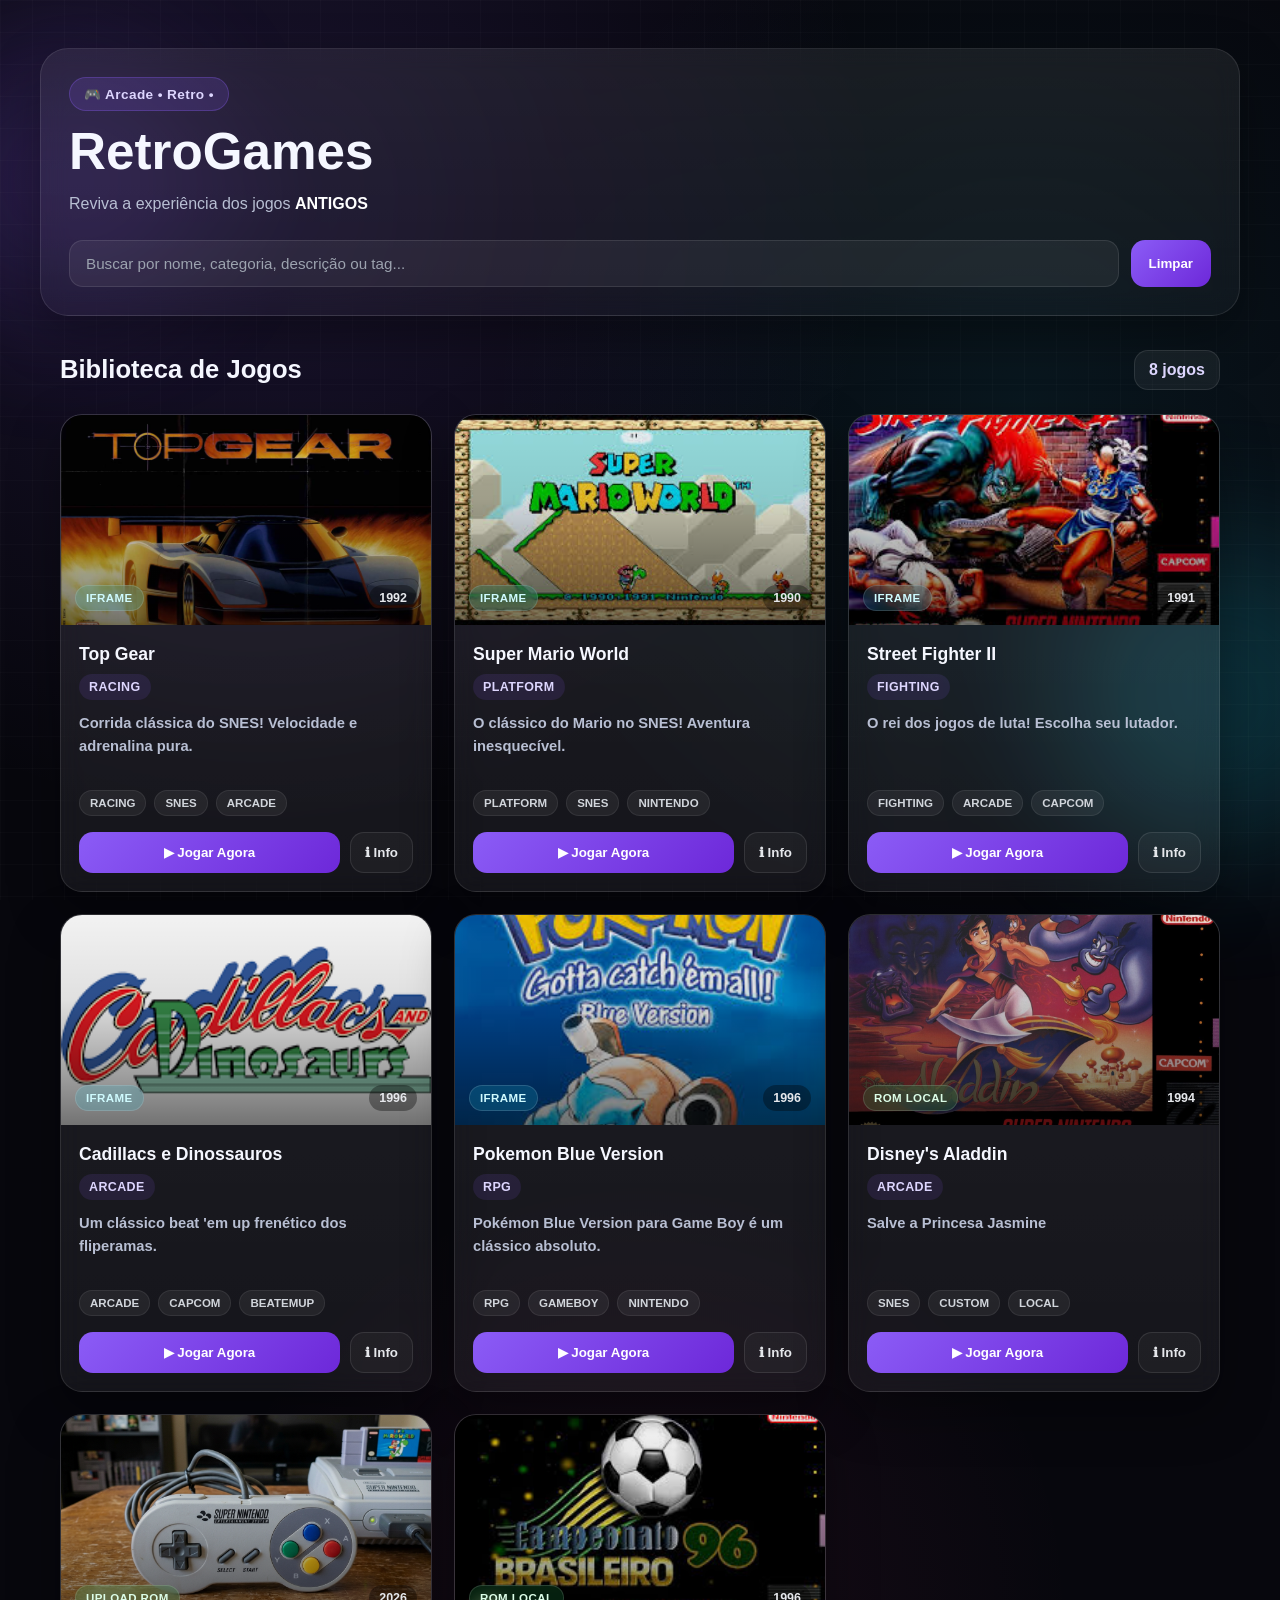
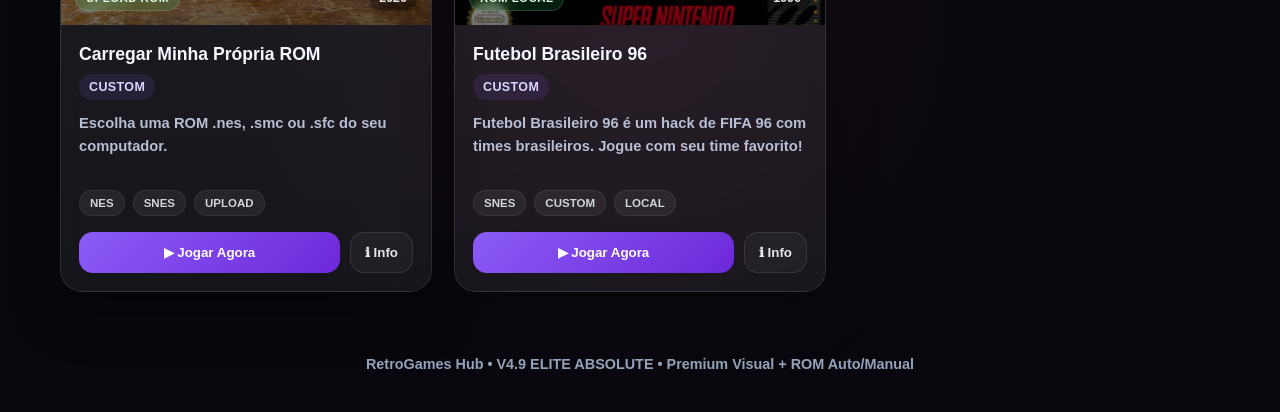
<file: index.html>
<!DOCTYPE html>
<html lang="pt-BR">
<head>
  <meta charset="UTF-8" />
  <meta name="viewport" content="width=device-width, initial-scale=1.0" />
  <title>RetroGames</title>
  <link rel="stylesheet" href="style.css" />
</head>
<body>
  <div class="bg-orb orb-1"></div>
  <div class="bg-orb orb-2"></div>
  <div class="bg-grid"></div>

  <header class="hero">
    <div class="hero-content">
      <span class="hero-badge">🎮 Arcade • Retro •</span>
      <h1>RetroGames</h1>
      <p>
        Reviva a experiência dos jogos <strong>ANTIGOS
      </p>

      <div class="hero-actions">
        <input
          type="text"
          id="searchInput"
          placeholder="Buscar por nome, categoria, descrição ou tag..."
          class="search-input"
        />
        <button
          class="clear-btn"
          onclick="document.getElementById('searchInput').value=''; renderGames();"
        >
          Limpar
        </button>
      </div>
    </div>
  </header>

  <main class="main-content">
    <section class="section-header">
      <div>
        <h2>Biblioteca de Jogos</h2>
      </div>
      <div class="library-stats">
        <span id="gameCount">0 jogos</span>
      </div>
    </section>

    <section class="games-section">
      <div id="gamesGrid" class="games-grid"></div>
    </section>
  </main>

  <footer class="site-footer">
    <p>RetroGames Hub • V4.9 ELITE ABSOLUTE • Premium Visual + ROM Auto/Manual</p>
  </footer>

  <script src="script.js"></script>
</body>
</html>
</file>
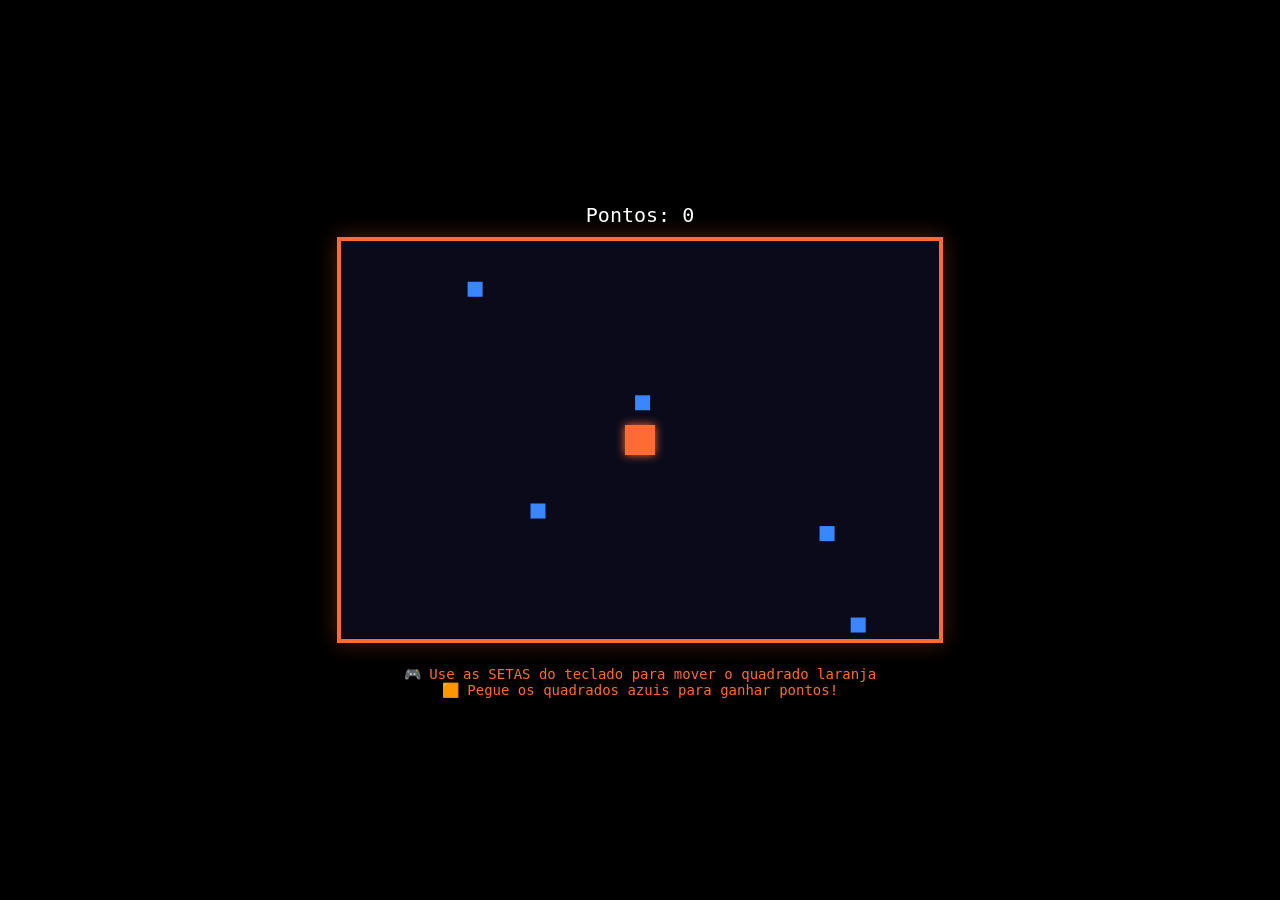
<file: games/index.html>
<!DOCTYPE html>
<html lang="pt-br">
<head>
    <meta charset="UTF-8">
    <title>Jogo Exemplo - RetroArcade</title>
    <style>
        * {
            margin: 0;
            padding: 0;
            box-sizing: border-box;
        }
        
        body {
            background: #000;
            display: flex;
            justify-content: center;
            align-items: center;
            min-height: 100vh;
            font-family: monospace;
        }
        
        .game-wrapper {
            text-align: center;
        }
        
        canvas {
            border: 3px solid #ff6b35;
            background: #0a0a1a;
            box-shadow: 0 0 20px rgba(255, 107, 53, 0.3);
        }
        
        .controls {
            color: #ff6b35;
            margin-top: 20px;
            font-size: 14px;
        }
        
        .score {
            color: #fff;
            font-size: 20px;
            margin-bottom: 10px;
        }
    </style>
</head>
<body>
    <div class="game-wrapper">
        <div class="score">Pontos: <span id="score">0</span></div>
        <canvas id="gameCanvas" width="600" height="400"></canvas>
        <div class="controls">
            🎮 Use as SETAS do teclado para mover o quadrado laranja<br>
            🟧 Pegue os quadrados azuis para ganhar pontos!
        </div>
    </div>

    <script>
        const canvas = document.getElementById('gameCanvas');
        const ctx = canvas.getContext('2d');
        
        // Player
        let player = {
            x: canvas.width / 2 - 15,
            y: canvas.height / 2 - 15,
            width: 30,
            height: 30,
            speed: 5
        };
        
        // Itens para coletar
        let items = [];
        let score = 0;
        
        // Teclas pressionadas
        const keys = {
            ArrowUp: false,
            ArrowDown: false,
            ArrowLeft: false,
            ArrowRight: false
        };
        
        // Criar itens iniciais
        for(let i = 0; i < 5; i++) {
            spawnItem();
        }
        
        function spawnItem() {
            items.push({
                x: Math.random() * (canvas.width - 20),
                y: Math.random() * (canvas.height - 20),
                width: 15,
                height: 15
            });
        }
        
        // Eventos de teclado
        document.addEventListener('keydown', (e) => {
            if(keys.hasOwnProperty(e.key)) {
                keys[e.key] = true;
            }
        });
        
        document.addEventListener('keyup', (e) => {
            if(keys.hasOwnProperty(e.key)) {
                keys[e.key] = false;
            }
        });
        
        // Movimentação
        function movePlayer() {
            if(keys.ArrowUp && player.y > 0) player.y -= player.speed;
            if(keys.ArrowDown && player.y + player.height < canvas.height) player.y += player.speed;
            if(keys.ArrowLeft && player.x > 0) player.x -= player.speed;
            if(keys.ArrowRight && player.x + player.width < canvas.width) player.x += player.speed;
        }
        
        // Colisão com itens
        function checkCollisions() {
            for(let i = 0; i < items.length; i++) {
                const item = items[i];
                if(player.x < item.x + item.width &&
                   player.x + player.width > item.x &&
                   player.y < item.y + item.height &&
                   player.y + player.height > item.y) {
                    items.splice(i, 1);
                    score++;
                    document.getElementById('score').textContent = score;
                    spawnItem();
                    break;
                }
            }
        }
        
        // Desenhar
        function draw() {
            // Limpar tela
            ctx.fillStyle = '#0a0a1a';
            ctx.fillRect(0, 0, canvas.width, canvas.height);
            
            // Desenhar borda
            ctx.strokeStyle = '#ff6b35';
            ctx.lineWidth = 2;
            ctx.strokeRect(0, 0, canvas.width, canvas.height);
            
            // Desenhar player
            ctx.fillStyle = '#ff6b35';
            ctx.fillRect(player.x, player.y, player.width, player.height);
            
            // Efeito glow no player
            ctx.shadowBlur = 10;
            ctx.shadowColor = '#ff6b35';
            ctx.fillRect(player.x, player.y, player.width, player.height);
            ctx.shadowBlur = 0;
            
            // Desenhar itens
            ctx.fillStyle = '#3a86ff';
            for(const item of items) {
                ctx.fillRect(item.x, item.y, item.width, item.height);
            }
        }
        
        // Loop do jogo
        function gameLoop() {
            movePlayer();
            checkCollisions();
            draw();
            requestAnimationFrame(gameLoop);
        }
        
        gameLoop();
    </script>
</body>
</html>
</file>
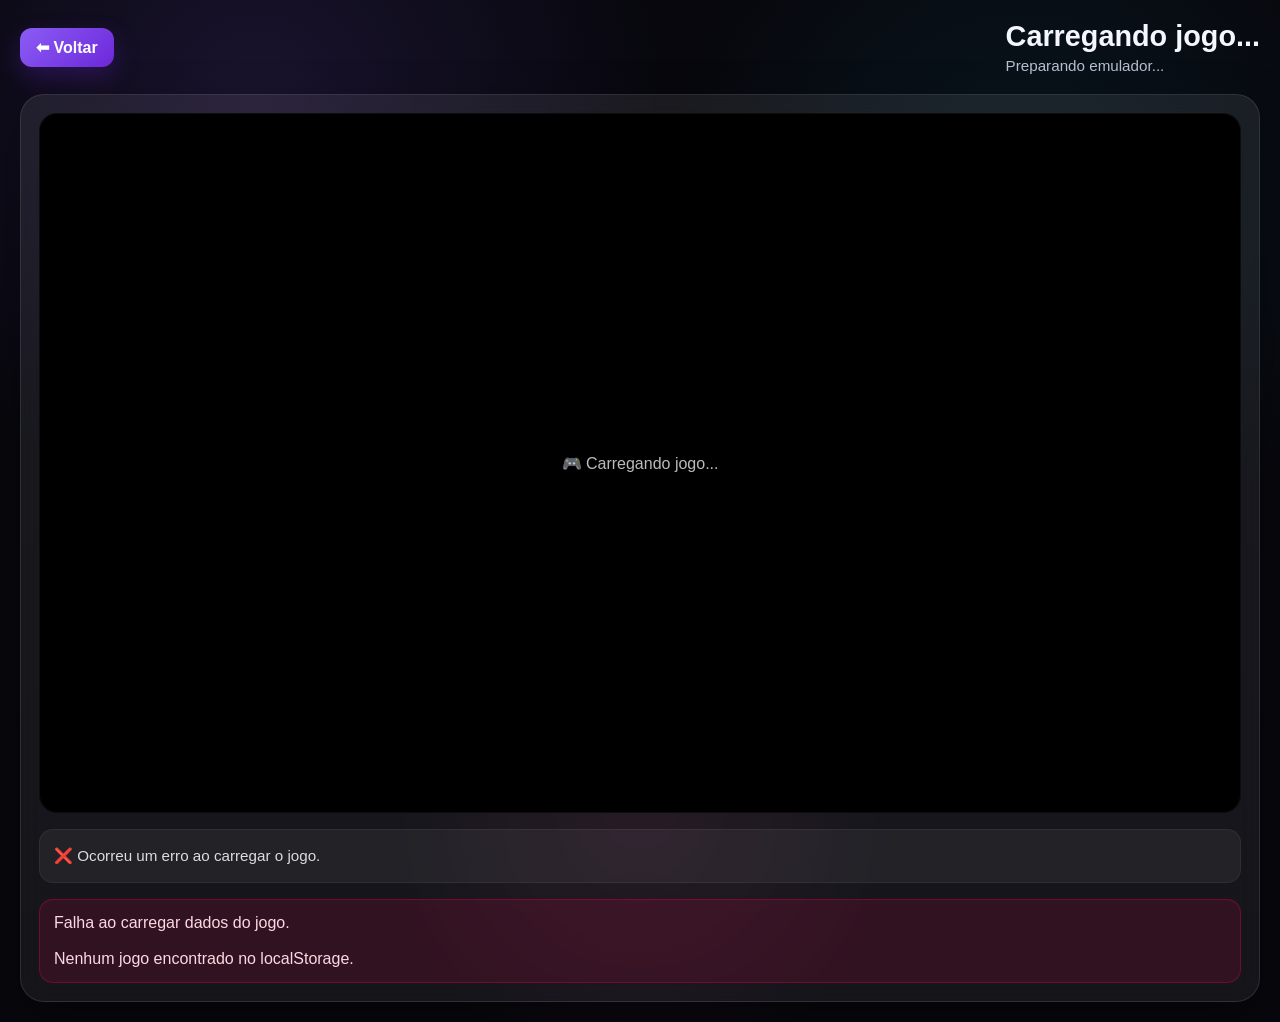
<file: game.html>
<!DOCTYPE html>
<html lang="pt-BR">
<head>
  <meta charset="UTF-8" />
  <meta name="viewport" content="width=device-width, initial-scale=1.0" />
  <title>RetroGames Hub - Jogar</title>
  <style>
    :root {
      --bg: #07070d;
      --panel: rgba(255,255,255,0.06);
      --panel-strong: rgba(255,255,255,0.08);
      --line: rgba(255,255,255,0.1);
      --text: #f5f7ff;
      --muted: #b8bfd3;
      --purple: #8b5cf6;
      --purple-2: #6d28d9;
      --green: #22c55e;
      --green-2: #16a34a;
      --red-bg: rgba(255, 0, 80, 0.12);
      --red-line: rgba(255, 0, 80, 0.3);
      --shadow: 0 20px 50px rgba(0, 0, 0, 0.35);
    }

    * {
      box-sizing: border-box;
      margin: 0;
      padding: 0;
    }

    body {
      font-family: "Segoe UI", Tahoma, Geneva, Verdana, sans-serif;
      background:
        radial-gradient(circle at 20% 10%, rgba(139, 92, 246, 0.14), transparent 30%),
        radial-gradient(circle at 80% 20%, rgba(34, 211, 238, 0.08), transparent 28%),
        radial-gradient(circle at 50% 80%, rgba(236, 72, 153, 0.08), transparent 25%),
        var(--bg);
      color: var(--text);
      min-height: 100vh;
      padding: 20px;
    }

    .container {
      max-width: 1250px;
      margin: 0 auto;
    }

    .topbar {
      display: flex;
      justify-content: space-between;
      align-items: center;
      gap: 12px;
      margin-bottom: 20px;
      flex-wrap: wrap;
    }

    .back-btn {
      background: linear-gradient(135deg, var(--purple), var(--purple-2));
      color: white;
      text-decoration: none;
      padding: 10px 16px;
      border-radius: 12px;
      font-weight: bold;
      transition: 0.2s;
      box-shadow: 0 10px 24px rgba(109, 40, 217, 0.28);
    }

    .back-btn:hover {
      transform: translateY(-2px);
    }

    .title-box h1 {
      font-size: 1.8rem;
      margin-bottom: 4px;
    }

    .title-box p {
      color: var(--muted);
      font-size: 0.95rem;
    }

    .player-shell {
      background: linear-gradient(180deg, var(--panel-strong), var(--panel));
      border: 1px solid var(--line);
      border-radius: 24px;
      padding: 18px;
      box-shadow: var(--shadow);
      backdrop-filter: blur(12px);
    }

    #gameContainer {
      width: 100%;
      min-height: 700px;
      border-radius: 18px;
      overflow: hidden;
      background: #000;
      display: flex;
      align-items: center;
      justify-content: center;
      position: relative;
      border: 1px solid rgba(255,255,255,0.05);
    }

    iframe {
      width: 100%;
      height: 700px;
      border: none;
      border-radius: 18px;
      background: #000;
    }

    #game {
      width: 100%;
      height: 700px;
    }

    .status-box {
      margin-top: 16px;
      padding: 14px;
      border-radius: 14px;
      background: rgba(255,255,255,0.05);
      font-size: 0.95rem;
      color: #ddd;
      line-height: 1.6;
      border: 1px solid rgba(255,255,255,0.06);
    }

    .error-box {
      margin-top: 16px;
      padding: 14px;
      border-radius: 14px;
      background: var(--red-bg);
      border: 1px solid var(--red-line);
      color: #ffd7e3;
      display: none;
      white-space: pre-wrap;
    }

    .loading {
      color: #bbb;
      font-size: 1rem;
      text-align: center;
      padding: 20px;
    }

    .file-picker {
      margin-top: 16px;
      padding: 16px;
      border-radius: 14px;
      background: rgba(255,255,255,0.05);
      border: 1px dashed rgba(255,255,255,0.15);
    }

    .file-picker input {
      display: block;
      margin-top: 10px;
      color: white;
    }

    .launch-btn {
      margin-top: 12px;
      background: linear-gradient(135deg, var(--green), var(--green-2));
      color: #08120d;
      border: none;
      padding: 10px 16px;
      border-radius: 12px;
      font-weight: bold;
      cursor: pointer;
    }

    .launch-btn:hover {
      filter: brightness(1.05);
    }

    code {
      background: rgba(255,255,255,0.08);
      padding: 2px 6px;
      border-radius: 6px;
    }

    @media (max-width: 768px) {
      #gameContainer, iframe, #game {
        min-height: 430px;
        height: 430px;
      }

      .title-box h1 {
        font-size: 1.4rem;
      }
    }
  </style>
</head>
<body>
  <div class="container">
    <div class="topbar">
      <a href="index.html" class="back-btn">⬅ Voltar</a>
      <div class="title-box">
        <h1 id="gameTitle">Carregando jogo...</h1>
        <p id="gameMeta">Preparando emulador...</p>
      </div>
    </div>

    <div class="player-shell">
      <div id="gameContainer">
        <div class="loading">🎮 Carregando jogo...</div>
      </div>

      <div class="status-box" id="statusBox">
        Inicializando...
      </div>

      <div class="error-box" id="errorBox"></div>
      <div id="extraControls"></div>
    </div>
  </div>

  <script>
    const gameTitle = document.getElementById("gameTitle");
    const gameMeta = document.getElementById("gameMeta");
    const gameContainer = document.getElementById("gameContainer");
    const statusBox = document.getElementById("statusBox");
    const errorBox = document.getElementById("errorBox");
    const extraControls = document.getElementById("extraControls");

    function setStatus(msg) {
      console.log("[STATUS]", msg);
      statusBox.innerHTML = msg;
    }

    function showError(msg) {
      console.error("[ERRO]", msg);
      errorBox.style.display = "block";
      errorBox.textContent = msg;
      setStatus("❌ Ocorreu um erro ao carregar o jogo.");
    }

    function detectSystemFromFile(fileName) {
      const lower = fileName.toLowerCase();

      if (lower.endsWith(".nes")) return "nes";
      if (lower.endsWith(".smc") || lower.endsWith(".sfc")) return "snes";

      return null;
    }

    function resetEJSGlobals() {
      window.EJS_player = undefined;
      window.EJS_core = undefined;
      window.EJS_gameUrl = undefined;
      window.EJS_pathtodata = undefined;
      window.EJS_startOnLoaded = undefined;
      window.EJS_gameID = undefined;
    }

    function loadEmulator(gameUrl, core, gameId) {
      resetEJSGlobals();

      setStatus(
        `🚀 Iniciando EmulatorJS...<br>` +
        `Core: <code>${core}</code><br>` +
        `Origem: <code>${String(gameUrl).substring(0, 140)}</code>`
      );

      gameContainer.innerHTML = `<div id="game"></div>`;

      window.EJS_player = "#game";
      window.EJS_core = core;
      window.EJS_gameUrl = gameUrl;
      window.EJS_pathtodata = "https://cdn.emulatorjs.org/stable/data/";
      window.EJS_startOnLoaded = true;
      window.EJS_gameID = gameId || "retro_game";

      const oldScript = document.getElementById("emulatorjs-loader");
      if (oldScript) oldScript.remove();

      const script = document.createElement("script");
      script.id = "emulatorjs-loader";
      script.src = "https://cdn.emulatorjs.org/stable/data/loader.js";

      script.onload = () => {
        setStatus(
          `✅ EmulatorJS carregado.<br>` +
          `Core: <code>${window.EJS_core}</code><br>` +
          `ROM: <code>${String(window.EJS_gameUrl).substring(0, 120)}</code><br>` +
          `GameID: <code>${window.EJS_gameID}</code>`
        );
      };

      script.onerror = () => {
        showError("Falha ao carregar loader.js do EmulatorJS.");
      };

      document.body.appendChild(script);
    }

    function initIframeGame(gameData) {
      if (!gameData.url) {
        showError("URL do iframe não encontrada.");
        return;
      }

      setStatus("🌐 Carregando jogo via iframe...");

      const iframe = document.createElement("iframe");
      iframe.src = gameData.url;
      iframe.allowFullscreen = true;

      iframe.onload = () => {
        setStatus("✅ Jogo iframe carregado com sucesso.");
      };

      iframe.onerror = () => {
        showError("Falha ao carregar o iframe.");
      };

      gameContainer.innerHTML = "";
      gameContainer.appendChild(iframe);
    }

    function initManualRom(gameData) {
      setStatus("📁 Selecione uma ROM local (.nes, .smc, .sfc)");

      gameContainer.innerHTML = `
        <div class="loading">
          🎮 Modo de ROM manual ativo
        </div>
      `;

      extraControls.innerHTML = `
        <div class="file-picker">
          <strong>Carregar sua própria ROM</strong>
          <p style="margin-top:8px; color:#ccc;">Selecione um arquivo .nes, .smc ou .sfc do seu computador.</p>
          <input type="file" id="romFileInput" accept=".nes,.smc,.sfc" />
          <button class="launch-btn" id="launchRomBtn">Iniciar ROM</button>
        </div>
      `;

      const fileInput = document.getElementById("romFileInput");
      const launchBtn = document.getElementById("launchRomBtn");

      launchBtn.addEventListener("click", () => {
        const file = fileInput.files[0];

        if (!file) {
          showError("Nenhum arquivo selecionado.");
          return;
        }

        const detectedSystem = detectSystemFromFile(file.name);

        if (!detectedSystem) {
          showError("Formato não suportado. Use .nes, .smc ou .sfc");
          return;
        }

        const romBlobUrl = URL.createObjectURL(file);
        const gameId = (gameData.id || gameData.title || "manual_rom")
          .toString()
          .replace(/\s+/g, "_")
          .toLowerCase();

        loadEmulator(romBlobUrl, detectedSystem, gameId);
      });
    }

    function initAutoRom(gameData) {
      if (!gameData.romPath) {
        showError("romPath não informado.");
        return;
      }

      if (!gameData.system || gameData.system === "auto") {
        showError("Para ROM automática, o campo 'system' precisa estar definido (ex: nes, snes).");
        return;
      }

      setStatus(`🧠 Validando ROM automática: <code>${gameData.romPath}</code>`);

      fetch(gameData.romPath, { method: "GET" })
        .then(response => {
          if (!response.ok) {
            throw new Error(`ROM não encontrada (${response.status}) em: ${gameData.romPath}`);
          }

          return response.blob();
        })
        .then(() => {
          const gameId = (gameData.id || gameData.title || "retro_game")
            .toString()
            .replace(/\s+/g, "_")
            .toLowerCase();

          setStatus(`✅ ROM localizada. Iniciando com core <code>${gameData.system}</code>...`);

          loadEmulator(gameData.romPath, gameData.system, gameId);
        })
        .catch(err => {
          showError(
            "Não foi possível acessar a ROM automática.\n\n" +
            err.message + "\n\n" +
            "Verifique:\n" +
            "- caminho do romPath\n" +
            "- nome exato do arquivo\n" +
            "- extensão real (.smc, .sfc, .nes)\n" +
            "- Live Server aberto na raiz do projeto"
          );
        });
    }

    // =========================
    // INÍCIO
    // =========================
    let gameData = null;

    try {
      const stored = localStorage.getItem("currentGame");
      if (!stored) {
        throw new Error("Nenhum jogo encontrado no localStorage.");
      }

      gameData = JSON.parse(stored);
      console.log("[GAME DATA]", gameData);
    } catch (err) {
      showError("Falha ao carregar dados do jogo.\n\n" + err.message);
      throw err;
    }

    gameTitle.textContent = gameData.title || "Jogo sem nome";
    gameMeta.textContent = `${gameData.category || "SEM CATEGORIA"} • ${gameData.year || "----"}`;

    if (gameData.type === "iframe") {
      initIframeGame(gameData);
    } else if (gameData.type === "rom") {
      if (gameData.allowFileSelect) {
        initManualRom(gameData);
      } else {
        initAutoRom(gameData);
      }
    } else {
      showError(`Tipo de jogo inválido: ${gameData.type}`);
    }
  </script>
</body>
</html>
</file>
<file: style.css>
:root {
  --bg: #07070d;
  --bg-soft: #10111d;
  --card: rgba(255, 255, 255, 0.06);
  --card-strong: rgba(255, 255, 255, 0.09);
  --line: rgba(255, 255, 255, 0.1);
  --text: #f5f7ff;
  --muted: #b8bfd3;
  --purple: #8b5cf6;
  --purple-2: #6d28d9;
  --cyan: #22d3ee;
  --green: #22c55e;
  --pink: #ec4899;
  --shadow: 0 20px 50px rgba(0, 0, 0, 0.35);
  --radius: 22px;
}

* {
  margin: 0;
  padding: 0;
  box-sizing: border-box;
}

html, body {
  min-height: 100%;
}

body {
  font-family: "Segoe UI", Tahoma, Geneva, Verdana, sans-serif;
  background:
    radial-gradient(circle at 20% 10%, rgba(139, 92, 246, 0.14), transparent 30%),
    radial-gradient(circle at 80% 20%, rgba(34, 211, 238, 0.08), transparent 28%),
    radial-gradient(circle at 50% 80%, rgba(236, 72, 153, 0.08), transparent 25%),
    var(--bg);
  color: var(--text);
  overflow-x: hidden;
  position: relative;
}

.bg-grid {
  position: fixed;
  inset: 0;
  background-image:
    linear-gradient(rgba(255,255,255,0.02) 1px, transparent 1px),
    linear-gradient(90deg, rgba(255,255,255,0.02) 1px, transparent 1px);
  background-size: 32px 32px;
  pointer-events: none;
  z-index: 0;
}

.bg-orb {
  position: fixed;
  border-radius: 50%;
  filter: blur(70px);
  opacity: 0.18;
  pointer-events: none;
  z-index: 0;
}

.orb-1 {
  width: 280px;
  height: 280px;
  background: var(--purple);
  top: 40px;
  left: -80px;
}

.orb-2 {
  width: 320px;
  height: 320px;
  background: var(--cyan);
  bottom: 40px;
  right: -100px;
}

.hero,
.main-content,
.site-footer {
  position: relative;
  z-index: 1;
}

.hero {
  padding: 48px 20px 24px;
}

.hero-content {
  max-width: 1200px;
  margin: 0 auto;
  padding: 28px;
  border: 1px solid var(--line);
  background: linear-gradient(180deg, rgba(255,255,255,0.07), rgba(255,255,255,0.03));
  backdrop-filter: blur(12px);
  border-radius: 28px;
  box-shadow: var(--shadow);
}

.hero-badge {
  display: inline-block;
  margin-bottom: 14px;
  padding: 8px 14px;
  border-radius: 999px;
  background: rgba(139, 92, 246, 0.16);
  border: 1px solid rgba(139, 92, 246, 0.3);
  color: #ddd6fe;
  font-size: 0.85rem;
  font-weight: 700;
  letter-spacing: 0.4px;
}

.hero h1 {
  font-size: clamp(2rem, 4vw, 4rem);
  line-height: 1.05;
  margin-bottom: 12px;
}

.hero p {
  color: var(--muted);
  font-size: 1rem;
  max-width: 760px;
  line-height: 1.6;
}

.hero strong {
  color: #ffffff;
}

.hero-actions {
  margin-top: 24px;
  display: flex;
  gap: 12px;
  flex-wrap: wrap;
}

.search-input {
  flex: 1;
  min-width: 260px;
  padding: 14px 16px;
  border-radius: 14px;
  border: 1px solid var(--line);
  background: rgba(255,255,255,0.06);
  color: var(--text);
  outline: none;
  font-size: 0.95rem;
  transition: 0.2s ease;
}

.search-input::placeholder {
  color: #9ca3af;
}

.search-input:focus {
  border-color: rgba(139, 92, 246, 0.5);
  box-shadow: 0 0 0 4px rgba(139, 92, 246, 0.12);
}

.clear-btn {
  padding: 14px 18px;
  border: none;
  border-radius: 14px;
  background: linear-gradient(135deg, var(--purple), var(--purple-2));
  color: white;
  font-weight: 700;
  cursor: pointer;
  transition: 0.25s ease;
}

.clear-btn:hover {
  transform: translateY(-2px);
  box-shadow: 0 10px 24px rgba(109, 40, 217, 0.35);
}

.main-content {
  max-width: 1200px;
  margin: 0 auto;
  padding: 10px 20px 40px;
}

.section-header {
  display: flex;
  justify-content: space-between;
  align-items: end;
  gap: 16px;
  margin-bottom: 24px;
  flex-wrap: wrap;
}

.section-header h2 {
  font-size: clamp(1.4rem, 2vw, 2rem);
  margin-bottom: 6px;
}

.section-header p {
  color: var(--muted);
  font-size: 0.95rem;
}

.section-header code {
  background: rgba(255,255,255,0.08);
  padding: 2px 6px;
  border-radius: 6px;
}

.library-stats {
  padding: 10px 14px;
  border-radius: 14px;
  background: rgba(255,255,255,0.06);
  border: 1px solid var(--line);
  color: #ddd6fe;
  font-weight: 700;
}

.games-grid {
  display: grid;
  grid-template-columns: repeat(auto-fit, minmax(280px, 1fr));
  gap: 22px;
}

.game-card {
  position: relative;
  overflow: hidden;
  border-radius: var(--radius);
  border: 1px solid var(--line);
  background: linear-gradient(180deg, var(--card-strong), var(--card));
  backdrop-filter: blur(12px);
  box-shadow: var(--shadow);
  transition: transform 0.28s ease, box-shadow 0.28s ease, border-color 0.28s ease;
}

.game-card:hover {
  transform: translateY(-8px);
  border-color: rgba(139, 92, 246, 0.35);
  box-shadow: 0 28px 60px rgba(0, 0, 0, 0.45);
}

.game-image-wrapper {
  position: relative;
  overflow: hidden;
}

.game-image {
  width: 100%;
  height: 210px;
  object-fit: cover;
  display: block;
  transition: transform 0.35s ease;
  background: #0d0d15;
}

.game-card:hover .game-image {
  transform: scale(1.05);
}

.game-overlay {
  position: absolute;
  inset: 0;
  background: linear-gradient(
    180deg,
    rgba(0,0,0,0.05) 0%,
    rgba(0,0,0,0.12) 40%,
    rgba(0,0,0,0.55) 100%
  );
  display: flex;
  align-items: end;
  justify-content: space-between;
  padding: 14px;
}

.game-type-badge {
  padding: 6px 10px;
  border-radius: 999px;
  font-size: 0.72rem;
  font-weight: 800;
  letter-spacing: 0.4px;
  text-transform: uppercase;
  border: 1px solid rgba(255,255,255,0.14);
  backdrop-filter: blur(8px);
}

.badge-iframe {
  background: rgba(34, 211, 238, 0.16);
  color: #cffafe;
}

.badge-rom {
  background: rgba(34, 197, 94, 0.16);
  color: #dcfce7;
}

.game-year {
  font-size: 0.78rem;
  font-weight: 700;
  color: #e5e7eb;
  background: rgba(0,0,0,0.35);
  padding: 6px 10px;
  border-radius: 999px;
}

.game-info {
  padding: 18px;
}

.game-title {
  font-size: 1.1rem;
  font-weight: 800;
  margin-bottom: 8px;
  line-height: 1.3;
}

.game-category {
  display: inline-block;
  margin-bottom: 12px;
  padding: 6px 10px;
  border-radius: 999px;
  background: rgba(139, 92, 246, 0.12);
  color: #ddd6fe;
  font-size: 0.78rem;
  font-weight: 700;
  letter-spacing: 0.4px;
}

.game-description {
  color: var(--muted);
  font-size: 0.92rem;
  line-height: 1.55;
  min-height: 64px;
}

.game-tags {
  display: flex;
  gap: 8px;
  flex-wrap: wrap;
  margin-top: 14px;
}

.tag {
  font-size: 0.72rem;
  font-weight: 700;
  padding: 6px 10px;
  border-radius: 999px;
  background: rgba(255,255,255,0.06);
  border: 1px solid rgba(255,255,255,0.08);
  color: #d1d5db;
}

.game-actions {
  display: flex;
  gap: 10px;
  margin-top: 16px;
}

.play-btn {
  flex: 1;
  border: none;
  border-radius: 14px;
  padding: 12px 14px;
  font-weight: 800;
  cursor: pointer;
  background: linear-gradient(135deg, var(--purple), var(--purple-2));
  color: #fff;
  transition: 0.25s ease;
}

.play-btn:hover {
  transform: translateY(-2px);
  box-shadow: 0 12px 24px rgba(109, 40, 217, 0.35);
}

.secondary-btn {
  border: 1px solid var(--line);
  border-radius: 14px;
  padding: 12px 14px;
  font-weight: 700;
  cursor: pointer;
  background: rgba(255,255,255,0.04);
  color: #e5e7eb;
  transition: 0.25s ease;
}

.secondary-btn:hover {
  background: rgba(255,255,255,0.08);
}

.empty-state {
  grid-column: 1 / -1;
  text-align: center;
  padding: 40px 20px;
  border-radius: 24px;
  border: 1px solid var(--line);
  background: rgba(255,255,255,0.04);
  color: var(--muted);
}

.site-footer {
  text-align: center;
  padding: 24px 20px 40px;
  color: #94a3b8;
  font-size: 0.9rem;
}

@media (max-width: 768px) {
  .hero {
    padding-top: 28px;
  }

  .hero-content {
    padding: 22px;
  }

  .game-image {
    height: 190px;
  }

  .game-actions {
    flex-direction: column;
  }
}
</file>
